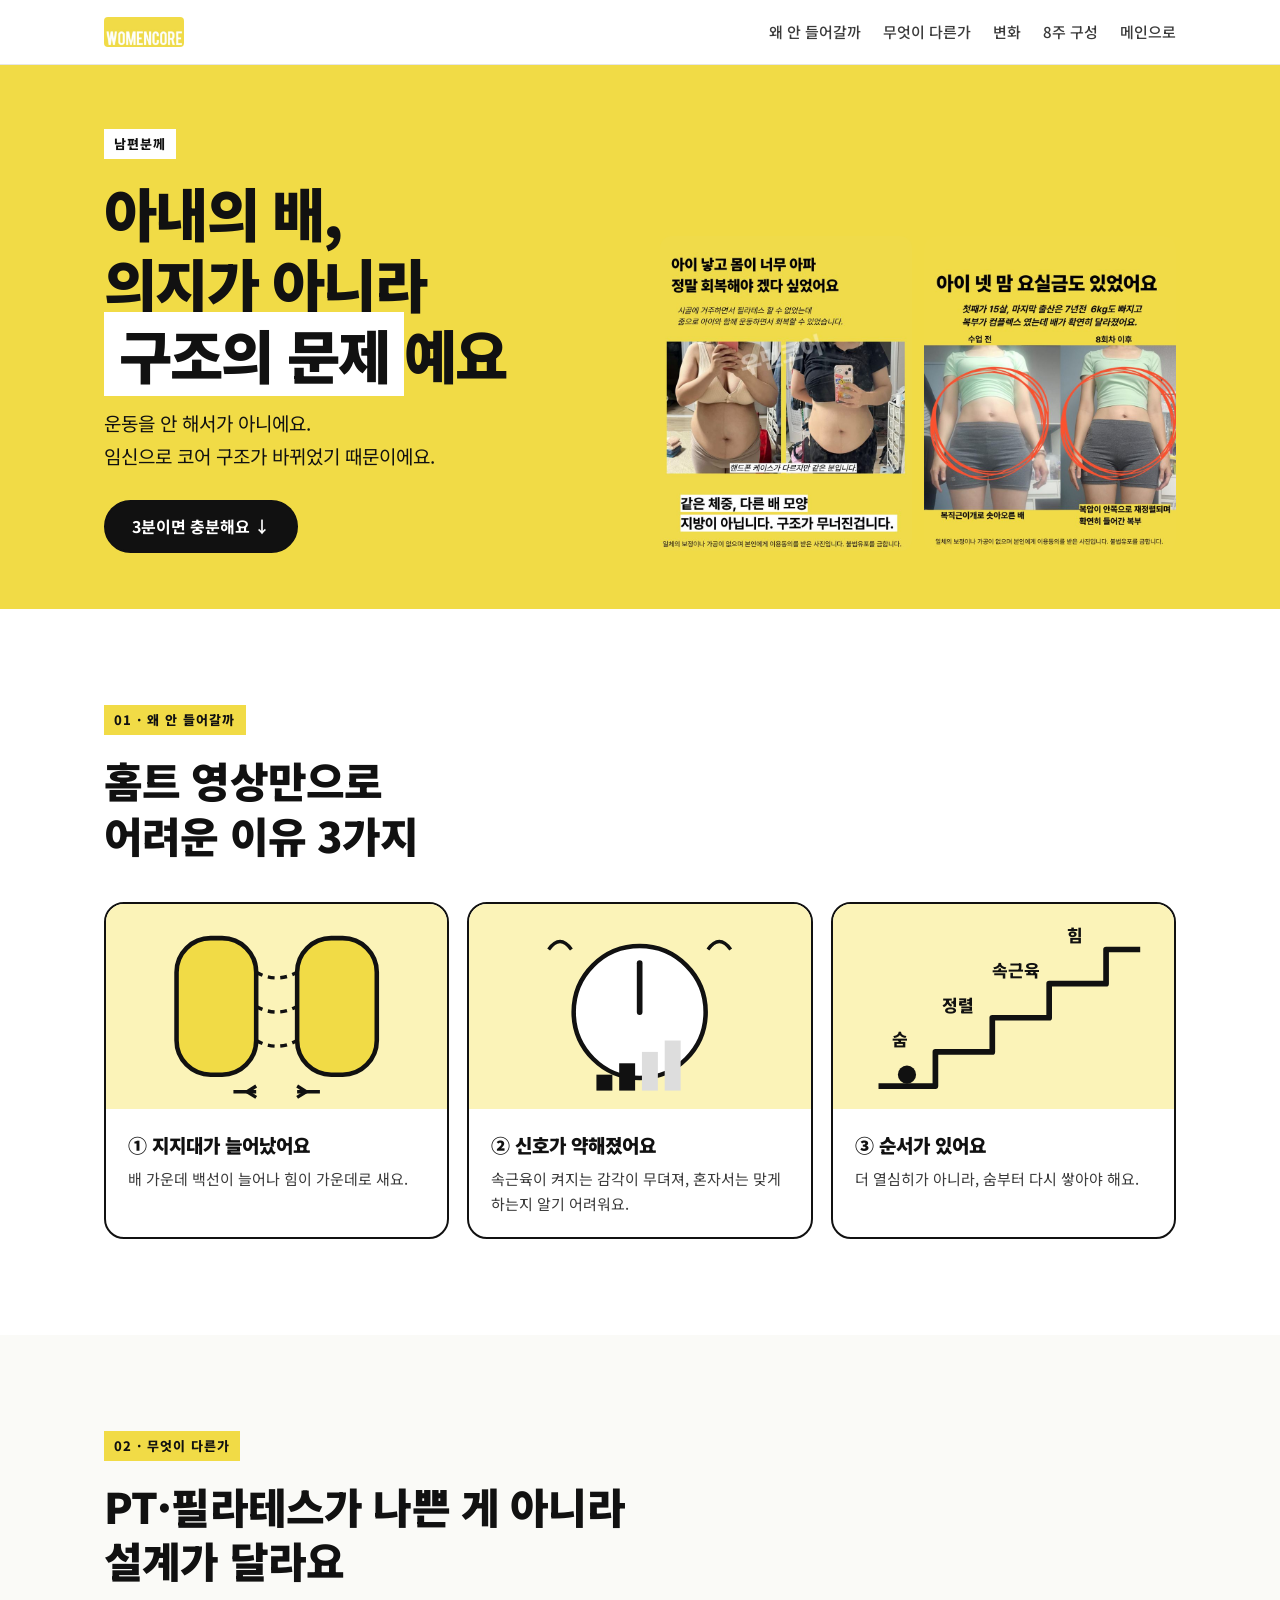
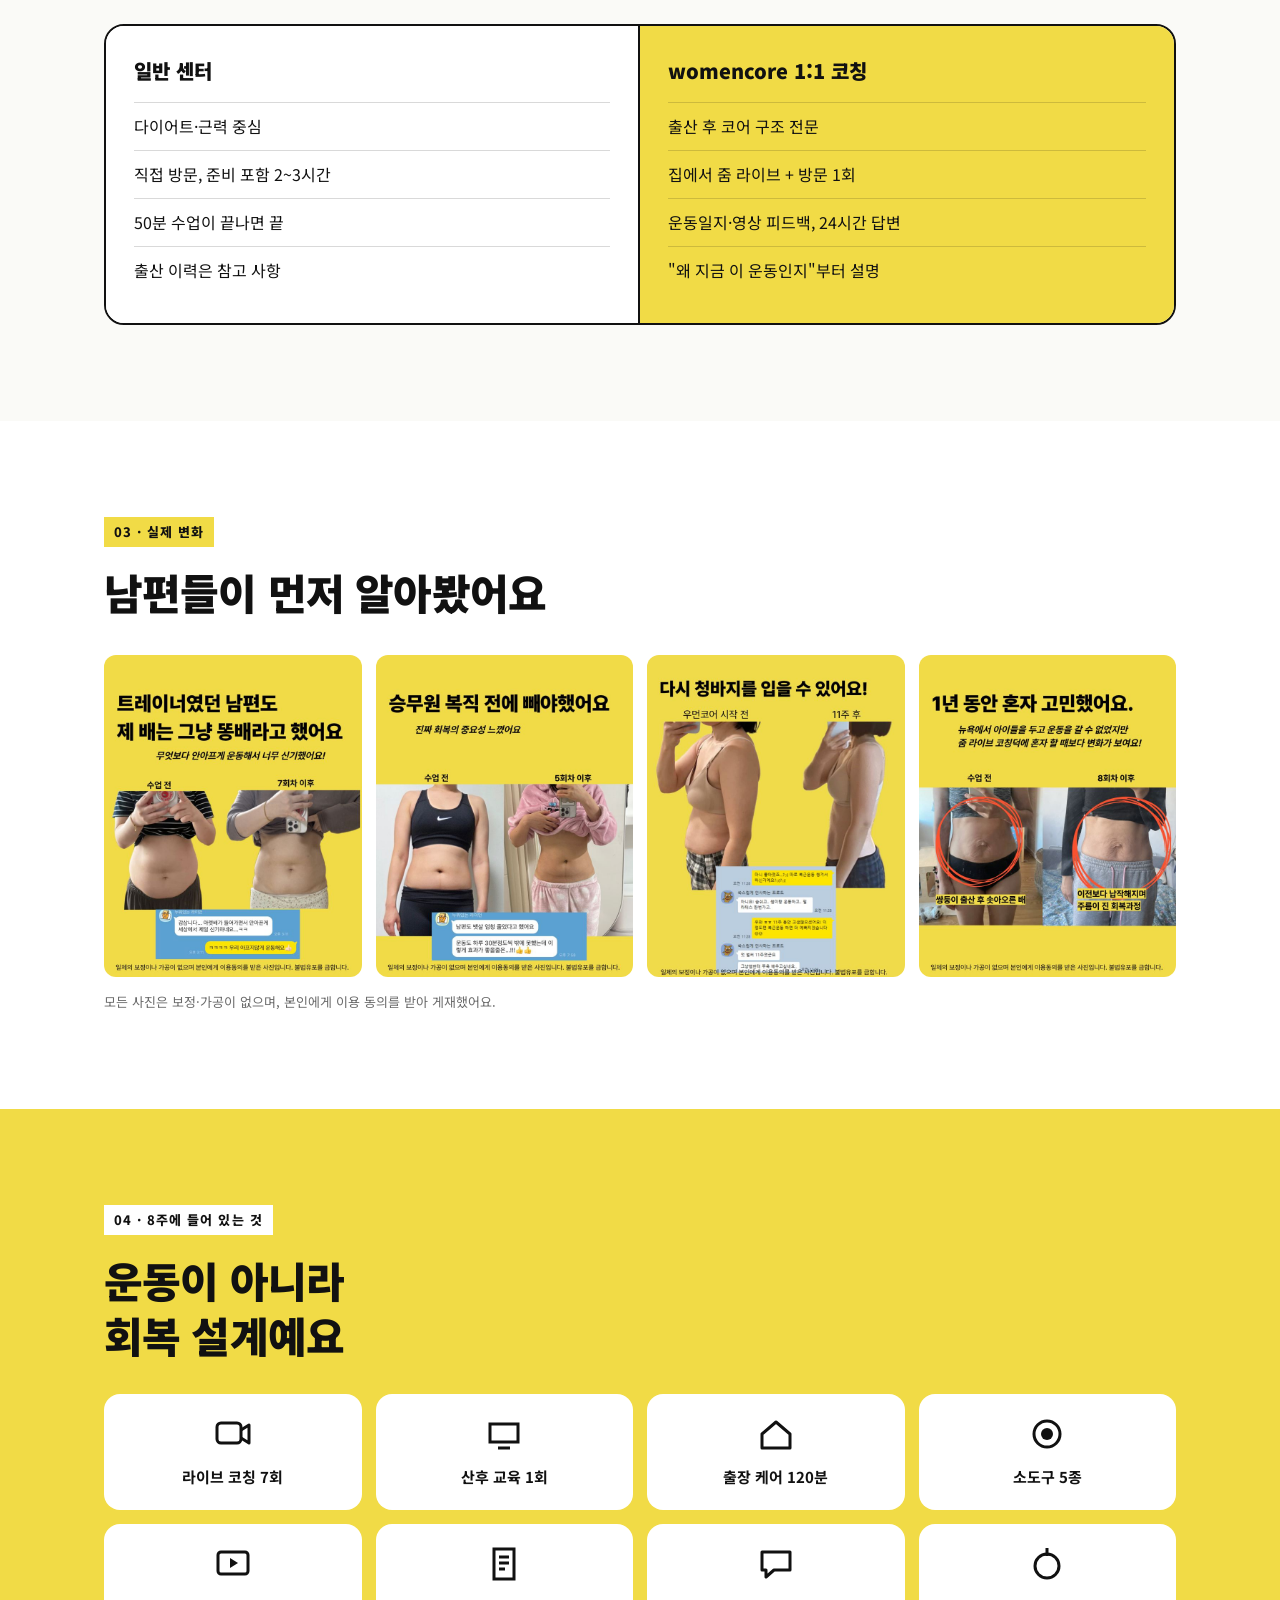
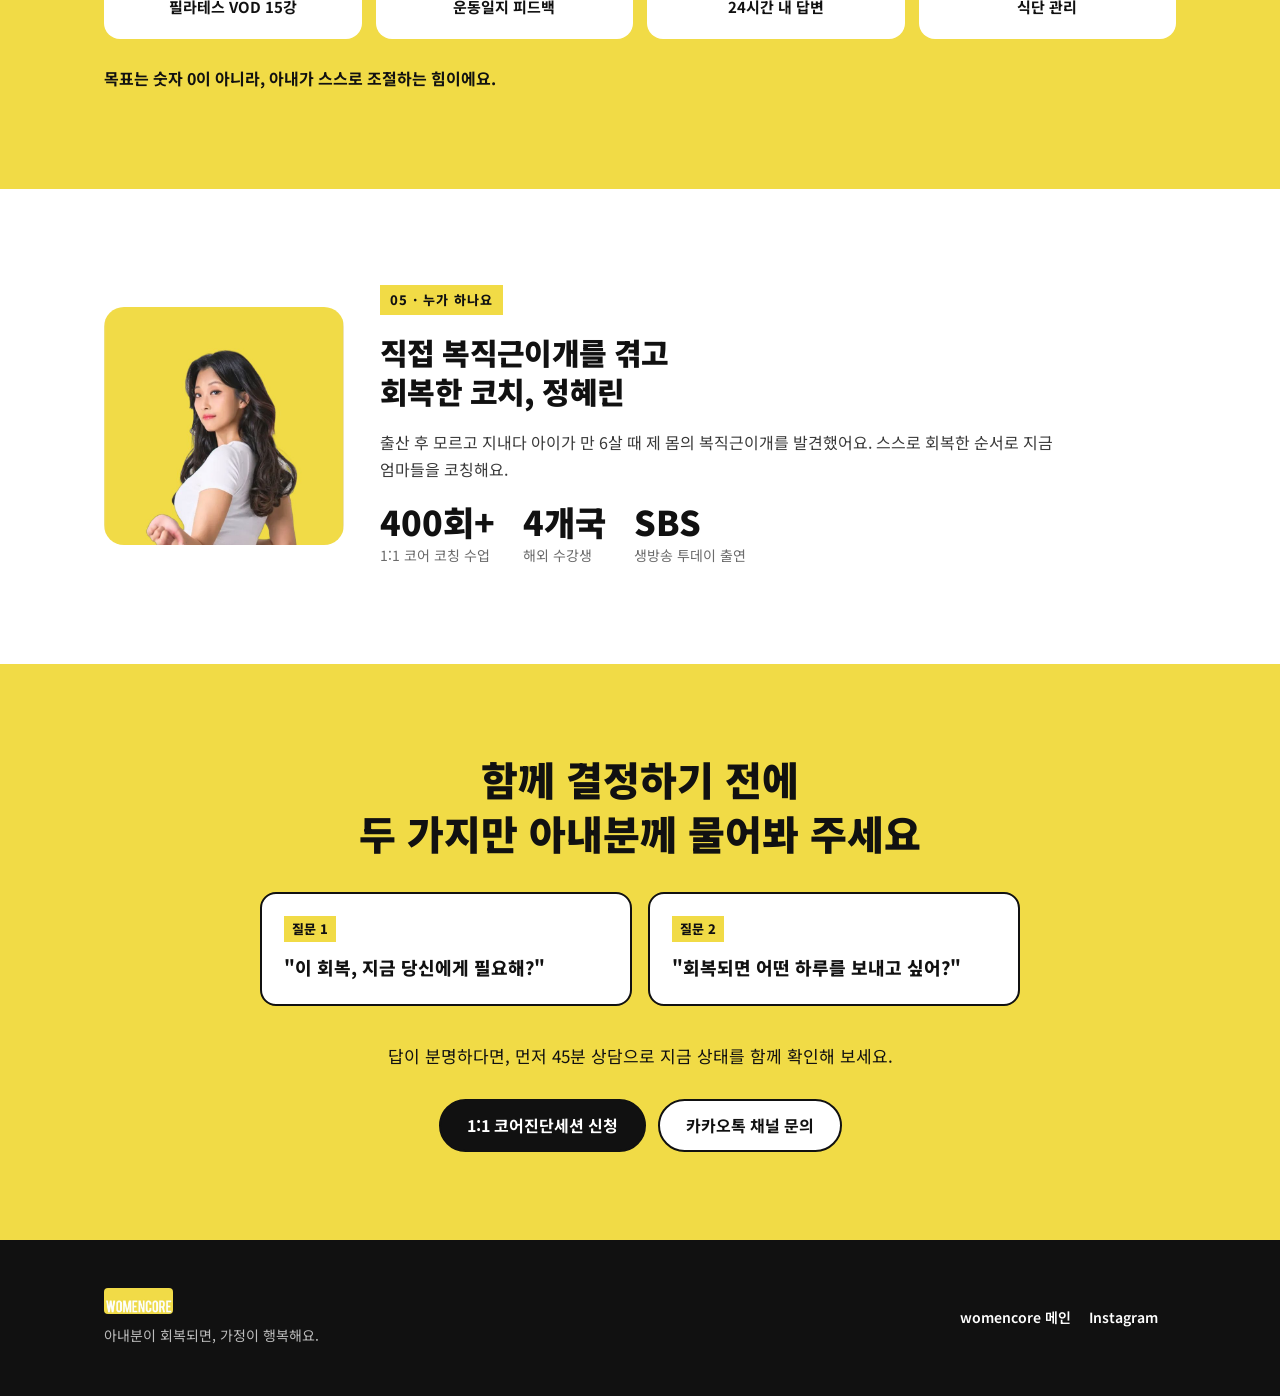
<file: husband/index.html>
<!DOCTYPE html>
<html lang="ko">
<head>
<meta charset="utf-8">
<meta name="viewport" content="width=device-width, initial-scale=1">
<title>남편분께 — 아내의 산후 회복 | 우먼코어</title>
<meta name="description" content="아내의 배가 안 들어가는 건 의지가 아니라 구조의 문제예요. 복직근이개·산후 회복 1:1 코칭을 소개해요.">
<meta name="robots" content="index,follow">
<link rel="canonical" href="https://womencore.github.io/husband/">
<meta property="og:title" content="아내의 배, 의지가 아니라 구조의 문제예요 | womencore">
<meta property="og:description" content="남편분께 3분 만에 보여 드리는 산후 코어 회복 이야기">
<meta property="og:image" content="https://womencore.github.io/assets/coach-yellow.jpg">
<link rel="icon" href="https://womencore.github.io/favicon.ico" sizes="48x48">
<link rel="icon" type="image/png" sizes="96x96" href="https://womencore.github.io/assets/favicon-96.png">
<link rel="icon" type="image/png" sizes="192x192" href="https://womencore.github.io/assets/favicon-192.png">
<link rel="apple-touch-icon" href="https://womencore.github.io/assets/apple-touch-icon.png">
<meta name="thumbnail" content="https://womencore.github.io/assets/coach-yellow.jpg">
<meta property="og:image:width" content="740">
<meta property="og:image:height" content="734">
<link rel="preconnect" href="https://fonts.googleapis.com">
<link rel="preconnect" href="https://fonts.gstatic.com" crossorigin>
<link href="https://fonts.googleapis.com/css2?family=Noto+Sans+KR:wght@400;500;700;800;900&display=swap" rel="stylesheet">
<link rel="stylesheet" href="../assets/style.css">
<style>
.h-hero{background:var(--yellow);padding:64px 0 0;overflow:hidden}
.h-hero .wrap{display:grid;grid-template-columns:1fr 1fr;gap:40px;align-items:center}
.h-hero h1{font-size:clamp(34px,5vw,58px);font-weight:900;line-height:1.22;letter-spacing:-.03em;margin-bottom:18px}
.h-hero p{font-size:19px;margin-bottom:28px}
.h-hero .pair{display:grid;grid-template-columns:1fr 1fr;gap:12px;transform:translateY(24px)}
.h-hero .pair img{border-radius:12px}
@media (max-width:860px){.h-hero .wrap{grid-template-columns:1fr}.h-hero{padding-top:40px}}
.husband-reviews{display:grid;grid-template-columns:repeat(4,1fr);gap:14px;margin-top:36px}
.husband-reviews img{border-radius:12px}
@media (max-width:860px){.husband-reviews{grid-template-columns:1fr 1fr}}
.mini-coach{display:grid;grid-template-columns:240px 1fr;gap:36px;align-items:center}
.mini-coach img{border-radius:20px}
@media (max-width:640px){.mini-coach{grid-template-columns:1fr}.mini-coach img{max-width:220px}}
.stats{display:flex;flex-wrap:wrap;gap:28px;margin-top:20px}
.stats b{display:block;font-size:34px;font-weight:900;line-height:1.1}
.stats span{font-size:14px;color:var(--muted)}
.two-q{display:grid;grid-template-columns:1fr 1fr;gap:16px;margin:32px auto 36px;max-width:760px;text-align:left}
.two-q div{background:#fff;border:2px solid var(--ink);border-radius:16px;padding:22px;font-size:18px;font-weight:800}
.two-q span{display:block;font-size:13px;font-weight:800;background:var(--yellow);width:max-content;padding:2px 8px;margin-bottom:10px}
@media (max-width:640px){.two-q{grid-template-columns:1fr}}
</style>
</head>
<body>

<header class="site-header">
  <div class="wrap">
    <a class="brand" href="../index.html" aria-label="womencore 홈"><img src="../assets/logo.jpg" alt="womencore 로고"></a>
    <button class="menu-btn" aria-expanded="false" aria-controls="nav">메뉴</button>
    <nav class="nav" id="nav">
      <a href="#why">왜 안 들어갈까</a>
      <a href="#diff">무엇이 다른가</a>
      <a href="#results">변화</a>
      <a href="#inside">8주 구성</a>
      <a href="../index.html">메인으로</a>
    </nav>
  </div>
</header>

<main>
<section class="h-hero">
  <div class="wrap">
    <div style="padding-bottom:56px">
      <span class="eyebrow" style="background:#fff">남편분께</span>
      <h1>아내의 배,<br>의지가 아니라<br><span class="mark-box" style="background:#fff">구조의 문제</span>예요</h1>
      <p>운동을 안 해서가 아니에요.<br>임신으로 코어 구조가 바뀌었기 때문이에요.</p>
      <a class="btn btn-primary" href="#why">3분이면 충분해요 ↓</a>
    </div>
    <div class="pair">
      <img src="../assets/reviews/same-weight.jpg" alt="같은 체중, 다른 배 모양 — 수강생 후기">
      <img src="../assets/reviews/four-kids.jpg" alt="아이 넷 엄마 8회차 후기">
    </div>
  </div>
</section>

<!-- 1. 왜 안 들어갈까 -->
<section id="why">
  <div class="wrap">
    <span class="eyebrow">01 · 왜 안 들어갈까</span>
    <h2 class="title">홈트 영상만으로<br>어려운 이유 3가지</h2>
    <div class="visual-cards">
      <div class="vc">
        <svg viewBox="0 0 300 180" role="img" aria-label="늘어난 백선 그림">
          <rect x="62" y="30" width="70" height="120" rx="30" fill="#F1DB46" stroke="#111" stroke-width="4"/>
          <rect x="168" y="30" width="70" height="120" rx="30" fill="#F1DB46" stroke="#111" stroke-width="4"/>
          <path d="M132 60 Q150 70 168 60 M132 90 Q150 100 168 90 M132 120 Q150 130 168 120" stroke="#111" stroke-width="3" fill="none" stroke-dasharray="6 5"/>
          <path d="M112 165 L132 165 M188 165 L168 165" stroke="#111" stroke-width="3"/>
          <path d="M132 160 l-8 5 8 5 M168 160 l8 5 -8 5" stroke="#111" stroke-width="3" fill="none"/>
        </svg>
        <div><h3>① 지지대가 늘어났어요</h3><p>배 가운데 백선이 늘어나 힘이 가운데로 새요.</p></div>
      </div>
      <div class="vc">
        <svg viewBox="0 0 300 180" role="img" aria-label="약해진 신호 그림">
          <circle cx="150" cy="95" r="58" fill="#fff" stroke="#111" stroke-width="4"/>
          <path d="M150 95 L150 52" stroke="#111" stroke-width="5" stroke-linecap="round"/>
          <path d="M70 40 q10 -14 20 0 M210 40 q10 -14 20 0" stroke="#111" stroke-width="3" fill="none"/>
          <rect x="112" y="150" width="14" height="14" fill="#111"/><rect x="132" y="140" width="14" height="24" fill="#111"/><rect x="152" y="130" width="14" height="34" fill="#ddd"/><rect x="172" y="120" width="14" height="44" fill="#ddd"/>
        </svg>
        <div><h3>② 신호가 약해졌어요</h3><p>속근육이 켜지는 감각이 무뎌져, 혼자서는 맞게 하는지 알기 어려워요.</p></div>
      </div>
      <div class="vc">
        <svg viewBox="0 0 300 180" role="img" aria-label="회복 순서 계단 그림">
          <path d="M40 160 H90 V130 H140 V100 H190 V70 H240 V40 H270" stroke="#111" stroke-width="5" fill="none" stroke-linejoin="round"/>
          <circle cx="65" cy="150" r="8" fill="#111"/>
          <text x="52" y="125" font-size="15" font-weight="800" fill="#111">숨</text>
          <text x="96" y="95" font-size="15" font-weight="800" fill="#111">정렬</text>
          <text x="140" y="64" font-size="15" font-weight="800" fill="#111">속근육</text>
          <text x="206" y="33" font-size="15" font-weight="800" fill="#111">힘</text>
        </svg>
        <div><h3>③ 순서가 있어요</h3><p>더 열심히가 아니라, 숨부터 다시 쌓아야 해요.</p></div>
      </div>
    </div>
  </div>
</section>

<!-- 2. 비교 -->
<section id="diff" class="bg-soft">
  <div class="wrap">
    <span class="eyebrow">02 · 무엇이 다른가</span>
    <h2 class="title">PT·필라테스가 나쁜 게 아니라<br>설계가 달라요</h2>
    <div class="compare">
      <div>
        <h3>일반 센터</h3>
        <ul>
          <li>다이어트·근력 중심</li>
          <li>직접 방문, 준비 포함 2~3시간</li>
          <li>50분 수업이 끝나면 끝</li>
          <li>출산 이력은 참고 사항</li>
        </ul>
      </div>
      <div>
        <h3>womencore 1:1 코칭</h3>
        <ul>
          <li>출산 후 코어 구조 전문</li>
          <li>집에서 줌 라이브 + 방문 1회</li>
          <li>운동일지·영상 피드백, 24시간 답변</li>
          <li>"왜 지금 이 운동인지"부터 설명</li>
        </ul>
      </div>
    </div>
  </div>
</section>

<!-- 3. 변화 -->
<section id="results">
  <div class="wrap">
    <span class="eyebrow">03 · 실제 변화</span>
    <h2 class="title">남편들이 먼저 알아봤어요</h2>
    <div class="husband-reviews">
      <img loading="lazy" src="../assets/reviews/husband-trainer.jpg" alt="트레이너였던 남편도 똥배라고 했던 배 — 7회차 후기">
      <img loading="lazy" src="../assets/reviews/flight-attendant.jpg" alt="승무원 복직 전 5회차 후기 — 남편도 인정">
      <img loading="lazy" src="../assets/reviews/jeans.jpg" alt="11주 후 다시 청바지를 입은 수강생">
      <img loading="lazy" src="../assets/reviews/twins-ny.jpg" alt="뉴욕 쌍둥이 엄마 8회차 후기">
    </div>
    <p class="review-note" style="margin-top:14px">모든 사진은 보정·가공이 없으며, 본인에게 이용 동의를 받아 게재했어요.</p>
  </div>
</section>

<!-- 4. 8주 구성 -->
<section id="inside" class="bg-yellow">
  <div class="wrap">
    <span class="eyebrow" style="background:#fff">04 · 8주에 들어 있는 것</span>
    <h2 class="title">운동이 아니라<br>회복 설계예요</h2>
    <div class="icon-grid">
      <div><svg viewBox="0 0 40 40"><rect x="4" y="9" width="24" height="20" rx="4" fill="none" stroke="#111" stroke-width="3"/><path d="M28 16l8-5v18l-8-5" fill="none" stroke="#111" stroke-width="3" stroke-linejoin="round"/></svg>라이브 코칭 7회</div>
      <div><svg viewBox="0 0 40 40"><path d="M6 10h28v18H6z M14 34h12" fill="none" stroke="#111" stroke-width="3"/></svg>산후 교육 1회</div>
      <div><svg viewBox="0 0 40 40"><path d="M6 20 20 8l14 12v14H6z" fill="none" stroke="#111" stroke-width="3" stroke-linejoin="round"/></svg>출장 케어 120분</div>
      <div><svg viewBox="0 0 40 40"><circle cx="20" cy="20" r="13" fill="none" stroke="#111" stroke-width="3"/><circle cx="20" cy="20" r="6" fill="#111"/></svg>소도구 5종</div>
      <div><svg viewBox="0 0 40 40"><rect x="5" y="8" width="30" height="22" rx="3" fill="none" stroke="#111" stroke-width="3"/><path d="M17 14v10l8-5z" fill="#111"/></svg>필라테스 VOD 15강</div>
      <div><svg viewBox="0 0 40 40"><path d="M10 5h20v30H10z M15 13h10M15 19h10M15 25h6" fill="none" stroke="#111" stroke-width="3"/></svg>운동일지 피드백</div>
      <div><svg viewBox="0 0 40 40"><path d="M6 8h28v18H18l-8 7v-7H6z" fill="none" stroke="#111" stroke-width="3" stroke-linejoin="round"/></svg>24시간 내 답변</div>
      <div><svg viewBox="0 0 40 40"><circle cx="20" cy="22" r="12" fill="none" stroke="#111" stroke-width="3"/><path d="M20 4v8" stroke="#111" stroke-width="3"/></svg>식단 관리</div>
    </div>
    <p style="margin-top:26px;font-size:16px;font-weight:700">목표는 숫자 0이 아니라, 아내가 스스로 조절하는 힘이에요.</p>
  </div>
</section>

<!-- 5. 코치 -->
<section>
  <div class="wrap mini-coach">
    <img loading="lazy" src="../assets/coach-yellow.jpg" alt="산후코어회복코치 정혜린">
    <div>
      <span class="eyebrow">05 · 누가 하나요</span>
      <h2 class="title" style="font-size:30px">직접 복직근이개를 겪고<br>회복한 코치, 정혜린</h2>
      <p class="lead" style="font-size:16px">출산 후 모르고 지내다 아이가 만 6살 때 제 몸의 복직근이개를 발견했어요. 스스로 회복한 순서로 지금 엄마들을 코칭해요.</p>
      <div class="stats">
        <div><b>400회+</b><span>1:1 코어 코칭 수업</span></div>
        <div><b>4개국</b><span>해외 수강생</span></div>
        <div><b>SBS</b><span>생방송 투데이 출연</span></div>
      </div>
    </div>
  </div>
</section>

<!-- 6. 결정 -->
<section class="cta-band">
  <div class="wrap">
    <h2>함께 결정하기 전에<br>두 가지만 아내분께 물어봐 주세요</h2>
    <div class="two-q">
      <div><span>질문 1</span>"이 회복, 지금 당신에게 필요해?"</div>
      <div><span>질문 2</span>"회복되면 어떤 하루를 보내고 싶어?"</div>
    </div>
    <p>답이 분명하다면, 먼저 45분 상담으로 지금 상태를 함께 확인해 보세요.</p>
    <div class="btn-row">
      <a class="btn btn-primary" data-link="diagnosisForm" href="../index.html#program">1:1 코어진단세션 신청</a>
      <a class="btn btn-ghost" data-link="kakao" href="#">카카오톡 채널 문의</a>
    </div>
  </div>
</section>
</main>

<footer class="site-footer">
  <div class="wrap">
    <div><img src="../assets/logo.jpg" alt="womencore"><p style="margin-top:10px">아내분이 회복되면, 가정이 행복해요.</p></div>
    <div><a href="../index.html">womencore 메인</a><a href="https://www.instagram.com/womencore_/" target="_blank" rel="noopener">Instagram</a></div>
  </div>
</footer>
<script src="../assets/site.js"></script>
</body>
</html>
</file>
<file: assets/style.css>
/* womencore — 공통 스타일 */
:root{
  --yellow:#F1DB46;
  --yellow-soft:#FBF3B8;
  --ink:#111111;
  --ink-2:#3a3a3a;
  --muted:#6b6b6b;
  --line:#e6e6e6;
  --bg:#ffffff;
  --bg-2:#fafaf7;
  --radius:14px;
  --wrap:1120px;
}
*{box-sizing:border-box;margin:0;padding:0}
html{scroll-behavior:smooth;-webkit-text-size-adjust:100%}
body{font-family:'Noto Sans KR',system-ui,-apple-system,'Apple SD Gothic Neo',sans-serif;color:var(--ink);background:var(--bg);line-height:1.7;word-break:keep-all;-webkit-font-smoothing:antialiased}
img{max-width:100%;height:auto;display:block}
a{color:inherit}
.wrap{max-width:var(--wrap);margin:0 auto;padding:0 24px}
.sr-only{position:absolute;width:1px;height:1px;overflow:hidden;clip:rect(0 0 0 0);white-space:nowrap}

/* 형광펜 강조 — 후기 카드의 노란 띠와 같은 언어 */
.mark{background:linear-gradient(transparent 55%,var(--yellow) 55%);padding:0 .1em}
.mark-box{background:var(--yellow);padding:0 .25em;box-decoration-break:clone;-webkit-box-decoration-break:clone}

/* ===== 헤더 ===== */
.site-header{position:sticky;top:0;z-index:40;background:rgba(255,255,255,.96);backdrop-filter:blur(8px);border-bottom:1px solid var(--line)}
.site-header .wrap{display:flex;align-items:center;gap:24px;height:64px}
.brand{display:flex;align-items:center;text-decoration:none}
.brand img{height:30px;width:auto;border-radius:4px}
.nav{display:flex;gap:22px;margin-left:auto;font-size:15px;font-weight:500}
.nav a{text-decoration:none;color:var(--ink-2)}
.nav a:hover{color:var(--ink)}
.lang{order:3;font-size:14px;font-weight:800;text-decoration:none;background:var(--yellow);border:2px solid var(--ink);border-radius:999px;padding:6px 14px;white-space:nowrap}
.nav{order:2}
.menu-btn{order:4}
.header-cta{display:none}
.menu-btn{display:none;margin-left:auto;background:none;border:0;font-size:15px;font-weight:700;cursor:pointer;padding:8px}
@media (max-width:900px){
  .nav{display:none;position:absolute;top:64px;left:0;right:0;flex-direction:column;gap:0;background:#fff;border-bottom:1px solid var(--line);margin:0}
  .nav.open{display:flex}
  .nav a{padding:14px 24px;border-top:1px solid var(--line)}
  .menu-btn{display:block;margin-left:0}
  .lang{margin-left:auto}
}

/* ===== 버튼 ===== */
.btn{display:inline-flex;align-items:center;justify-content:center;gap:8px;font-weight:700;font-size:16px;text-decoration:none;border-radius:999px;padding:15px 26px;border:2px solid var(--ink);cursor:pointer;transition:transform .15s ease,background .15s ease;font-family:inherit;line-height:1.2}
.btn:hover{transform:translateY(-1px)}
.btn-primary{background:var(--ink);color:#fff}
.btn-yellow{background:var(--yellow);color:var(--ink)}
.btn-ghost{background:#fff;color:var(--ink)}
.btn-row{display:flex;flex-wrap:wrap;gap:12px}

/* ===== 섹션 공통 ===== */
section{padding:96px 0}
.eyebrow{display:inline-block;font-size:13px;font-weight:800;letter-spacing:.08em;text-transform:uppercase;background:var(--yellow);padding:4px 10px;margin-bottom:18px}
h2.title{font-size:clamp(28px,4vw,42px);line-height:1.3;font-weight:900;letter-spacing:-.02em;margin-bottom:18px}
.lead{font-size:18px;color:var(--ink-2);max-width:680px}
.bg-soft{background:var(--bg-2)}
.bg-yellow{background:var(--yellow)}
.bg-ink{background:var(--ink);color:#fff}
.bg-ink .lead{color:#d6d6d6}

/* ===== 히어로 ===== */
.hero{padding:56px 0 0;background:var(--yellow);overflow:hidden}
.hero .wrap{display:grid;grid-template-columns:1.1fr .9fr;gap:40px;align-items:end}
.hero-copy{padding-bottom:72px}
.kicker{display:block;font-size:16px;font-weight:700;margin-bottom:16px}
.hero h1{font-size:clamp(36px,5.6vw,64px);line-height:1.2;font-weight:900;letter-spacing:-.03em;margin-bottom:22px}
.hero .mark-box{background:#fff}
.hero p.sub{font-size:19px;max-width:520px;margin-bottom:32px}
.hero-photo{align-self:end}
.hero-photo img{width:100%;max-width:440px;margin-left:auto}
.hero-note{font-size:14px;margin-top:16px;color:#3b3510}
@media (max-width:860px){
  .hero .wrap{grid-template-columns:1fr}
  .hero-copy{padding-bottom:8px}
  .hero-photo img{max-width:240px;margin:0 auto}
}

/* ===== 신뢰 띠 ===== */
.proof{background:var(--ink);color:#fff;padding:26px 0}
.proof ul{list-style:none;display:grid;grid-template-columns:repeat(4,1fr);gap:16px}
.proof li{border-left:3px solid var(--yellow);padding-left:14px}
.proof b{display:block;font-size:22px;font-weight:900;color:var(--yellow);line-height:1.3}
.proof span{font-size:14px;color:#cfcfcf}
@media (max-width:760px){.proof ul{grid-template-columns:repeat(2,1fr);row-gap:22px}}

/* ===== 2단 텍스트 ===== */
.split{display:grid;grid-template-columns:1fr 1fr;gap:56px;align-items:start}
@media (max-width:860px){.split{grid-template-columns:1fr;gap:32px}}
.prose p{font-size:17px;color:var(--ink-2);margin-bottom:16px}
.prose h3{font-size:21px;font-weight:800;margin:28px 0 10px}
.prose strong{color:var(--ink)}

/* 회복 순서 계단 */
.steps{list-style:none;display:grid;gap:10px;counter-reset:s}
.steps li{display:grid;grid-template-columns:56px 1fr;align-items:center;gap:16px;background:#fff;border:2px solid var(--ink);border-radius:var(--radius);padding:14px 18px;counter-increment:s}
.steps li::before{content:counter(s);display:grid;place-items:center;width:44px;height:44px;border-radius:50%;background:var(--yellow);font-weight:900;font-size:20px}
.steps b{display:block;font-size:18px}
.steps span{font-size:14px;color:var(--muted)}
.steps li:nth-child(2){margin-left:18px}.steps li:nth-child(3){margin-left:36px}.steps li:nth-child(4){margin-left:54px}.steps li:nth-child(5){margin-left:72px}
@media (max-width:520px){.steps li{margin-left:0!important}}

/* 신호 카드 */
.cards{display:grid;grid-template-columns:repeat(3,1fr);gap:18px;margin-top:40px}
.card{background:#fff;border:1px solid var(--line);border-radius:var(--radius);padding:26px}
.card h3{font-size:19px;font-weight:800;margin:12px 0 8px}
.card p{font-size:15px;color:var(--ink-2)}
.card .ico{width:48px;height:48px}
@media (max-width:860px){.cards{grid-template-columns:1fr}}

/* ===== 자가진단 ===== */
.quiz{background:#fff;border:2px solid var(--ink);border-radius:20px;padding:34px;max-width:760px;margin:36px auto 0}
.quiz-progress{height:6px;background:var(--line);border-radius:6px;margin-bottom:24px;overflow:hidden}
.quiz-progress i{display:block;height:100%;width:0;background:var(--ink);transition:width .25s}
.quiz-q{font-size:22px;font-weight:800;line-height:1.45;min-height:64px}
.quiz-count{font-size:14px;font-weight:700;color:var(--muted);margin-bottom:8px}
.quiz-answers{display:grid;grid-template-columns:1fr 1fr;gap:12px;margin-top:22px}
.quiz-answers button{font:inherit;font-size:17px;font-weight:700;padding:18px;border-radius:14px;border:2px solid var(--ink);background:#fff;cursor:pointer}
.quiz-answers button:hover{background:var(--yellow-soft)}
.quiz-result h3{font-size:24px;font-weight:900;margin-bottom:10px}
.quiz-result .score{display:inline-block;background:var(--yellow);font-weight:900;padding:2px 10px;margin-bottom:12px}
.quiz-result p{color:var(--ink-2);margin-bottom:12px}
.notice{background:#fff4f1;border-left:4px solid #e2553a;padding:12px 16px;font-size:15px;margin:14px 0;border-radius:6px}
.selftest{background:var(--bg-2);border-radius:12px;padding:18px 20px;font-size:15px;margin:16px 0}
.selftest ol{padding-left:20px}
.lead-form{display:grid;gap:12px;margin-top:20px;border-top:1px dashed #cfcfcf;padding-top:22px}
.lead-form label{font-size:14px;font-weight:700}
.lead-form input,.lead-form select{width:100%;font:inherit;font-size:16px;padding:13px 14px;border:1.5px solid #bdbdbd;border-radius:10px;margin-top:6px;background:#fff}
.lead-form .agree{display:flex;gap:8px;align-items:flex-start;font-weight:400;font-size:13px;color:var(--muted)}
.lead-form .agree input{width:auto;margin-top:4px}
.form-msg{font-size:15px;font-weight:700;margin-top:6px}

/* ===== 프로그램 ===== */
.programs{display:grid;grid-template-columns:repeat(3,1fr);gap:20px;margin-top:40px}
.program{border:2px solid var(--ink);border-radius:20px;padding:30px;display:flex;flex-direction:column;background:#fff}
.program.featured{background:var(--yellow)}
.program .tag{font-size:13px;font-weight:800;margin-bottom:10px}
.program h3{font-size:24px;font-weight:900;line-height:1.3;margin-bottom:6px}
.program .meta{font-size:15px;font-weight:700;margin-bottom:14px}
.program ul{list-style:none;margin:6px 0 24px;display:grid;gap:8px}
.program li{font-size:15px;padding-left:22px;position:relative}
.program li::before{content:'';position:absolute;left:0;top:.62em;width:12px;height:3px;background:var(--ink)}
.program .btn{margin-top:auto}
.program small{display:block;font-size:13px;color:var(--ink-2);margin-top:10px}
.programs-2{grid-template-columns:repeat(2,1fr)}
@media (max-width:960px){.programs,.programs-2{grid-template-columns:1fr}}

/* 8주 단계 */
.phases{display:grid;grid-template-columns:repeat(4,1fr);gap:0;margin-top:40px;border:2px solid var(--ink);border-radius:20px;overflow:hidden}
.phase{padding:26px 22px;border-right:2px solid var(--ink);background:#fff}
.phase:last-child{border-right:0}
.phase .n{font-size:13px;font-weight:800;background:var(--yellow);display:inline-block;padding:2px 8px;margin-bottom:12px}
.phase h4{font-size:19px;font-weight:900;margin-bottom:6px}
.phase p{font-size:14px;color:var(--ink-2)}
@media (max-width:860px){.phases{grid-template-columns:1fr 1fr}.phase:nth-child(2){border-right:0}.phase:nth-child(-n+2){border-bottom:2px solid var(--ink)}}
@media (max-width:520px){.phases{grid-template-columns:1fr}.phase{border-right:0;border-bottom:2px solid var(--ink)}.phase:last-child{border-bottom:0}}
.includes{display:flex;flex-wrap:wrap;gap:10px;margin-top:22px}
.includes span{border:1.5px solid var(--ink);border-radius:999px;padding:7px 14px;font-size:14px;font-weight:600;background:#fff}

/* ===== 후기 ===== */
.reviews{display:flex;gap:16px;overflow-x:auto;scroll-snap-type:x mandatory;padding:8px 24px 20px;margin-top:36px}
.reviews figure{flex:0 0 300px;scroll-snap-align:start;border-radius:12px;overflow:hidden;background:var(--yellow)}
.reviews img{width:100%;height:auto}
.review-note{font-size:13px;color:var(--muted);margin-top:4px}
.scroll-hint{font-size:14px;font-weight:700;margin-top:6px}
.quotes{display:grid;grid-template-columns:repeat(3,1fr);gap:18px;margin-top:40px}
.quotes blockquote{background:#fff;border-radius:var(--radius);padding:24px;font-size:17px;font-weight:700;line-height:1.55;border:1px solid var(--line)}
.quotes cite{display:block;font-style:normal;font-size:13px;font-weight:500;color:var(--muted);margin-top:10px}
@media (max-width:860px){.quotes{grid-template-columns:1fr}}

/* ===== 코치 ===== */
.coach{display:grid;grid-template-columns:.8fr 1.2fr;gap:56px;align-items:start}
.coach-photo{background:var(--yellow);border-radius:24px;overflow:hidden}
.coach-photo img{width:100%}
.coach h3{font-size:22px;font-weight:900;margin:26px 0 10px}
.coach ul.list{list-style:none;display:grid;gap:6px}
.coach ul.list li{font-size:15px;color:var(--ink-2);padding-left:16px;position:relative}
.coach ul.list li::before{content:'·';position:absolute;left:2px;font-weight:900}
@media (max-width:860px){.coach{grid-template-columns:1fr;gap:28px}}

/* 강의 사진 */
.gallery{display:grid;grid-template-columns:1fr 1fr;gap:14px;margin-top:36px}
.gallery figure{border-radius:16px;overflow:hidden;position:relative;background:#ddd}
.gallery img{width:100%;height:100%;object-fit:cover;aspect-ratio:4/3}
.gallery figcaption{position:absolute;left:12px;bottom:12px;background:#fff;font-size:13px;font-weight:700;padding:4px 10px;border-radius:999px}
@media (max-width:760px){.gallery{grid-template-columns:1fr}}
.orgs{display:flex;flex-wrap:wrap;gap:10px;margin-top:26px}
.orgs span{background:#fff;border:1.5px solid var(--ink);border-radius:10px;padding:10px 16px;font-weight:700;font-size:15px}

/* ===== FAQ ===== */
.faq{max-width:820px;margin:36px auto 0}
.faq details{border-bottom:1.5px solid var(--ink);padding:20px 4px}
.faq summary{font-size:18px;font-weight:800;cursor:pointer;list-style:none;display:flex;justify-content:space-between;gap:16px}
.faq summary::-webkit-details-marker{display:none}
.faq summary::after{content:'+';font-size:24px;line-height:1}
.faq details[open] summary::after{content:'–'}
.faq details p{margin-top:12px;color:var(--ink-2);font-size:16px}

/* ===== CTA 띠 ===== */
.cta-band{background:var(--yellow);text-align:center;padding:88px 0}
.cta-band h2{font-size:clamp(28px,4vw,40px);font-weight:900;line-height:1.35;margin-bottom:14px}
.cta-band p{font-size:17px;margin-bottom:28px}
.cta-band .btn-row{justify-content:center}

/* ===== 푸터 ===== */
.site-footer{background:var(--ink);color:#bdbdbd;padding:48px 0;font-size:14px}
.site-footer .wrap{display:flex;flex-wrap:wrap;gap:24px;justify-content:space-between;align-items:center}
.site-footer a{color:#fff;text-decoration:none;margin-right:18px;font-weight:600}
.site-footer img{height:26px;border-radius:4px}

/* 모바일 하단 고정 버튼 */
.sticky-cta{display:none}
@media (max-width:760px){
  .sticky-cta{display:flex;position:fixed;left:12px;right:12px;bottom:12px;z-index:50;gap:8px}
  .sticky-cta .btn{flex:1;padding:14px 10px;font-size:15px;box-shadow:0 6px 20px rgba(0,0,0,.18)}
  body{padding-bottom:80px}
}

/* ===== 남편용 페이지 ===== */
.big-num{font-size:clamp(44px,7vw,80px);font-weight:900;line-height:1;letter-spacing:-.03em}
.compare{display:grid;grid-template-columns:1fr 1fr;gap:0;border:2px solid var(--ink);border-radius:20px;overflow:hidden;margin-top:36px}
.compare div{padding:28px}
.compare div:first-child{background:#fff;border-right:2px solid var(--ink)}
.compare div:last-child{background:var(--yellow)}
.compare h3{font-size:20px;font-weight:900;margin-bottom:14px}
.compare li{list-style:none;font-size:16px;padding:10px 0;border-top:1px solid rgba(0,0,0,.15)}
@media (max-width:640px){.compare{grid-template-columns:1fr}.compare div:first-child{border-right:0;border-bottom:2px solid var(--ink)}}
.visual-cards{display:grid;grid-template-columns:repeat(3,1fr);gap:18px;margin-top:40px}
.visual-cards .vc{background:#fff;border:2px solid var(--ink);border-radius:20px;overflow:hidden}
.visual-cards svg{display:block;width:100%;height:auto;background:var(--yellow-soft)}
.visual-cards .vc div{padding:20px 22px}
.visual-cards h3{font-size:19px;font-weight:900;margin-bottom:4px}
.visual-cards p{font-size:15px;color:var(--ink-2)}
@media (max-width:860px){.visual-cards{grid-template-columns:1fr}}
.icon-grid{display:grid;grid-template-columns:repeat(4,1fr);gap:14px;margin-top:32px}
.icon-grid div{background:#fff;border-radius:16px;padding:20px;text-align:center;font-weight:700;font-size:15px}
.icon-grid svg{display:block;width:40px;height:40px;margin:0 auto 10px}
@media (max-width:760px){.icon-grid{grid-template-columns:repeat(2,1fr)}}

.hero-white{color:#fff}
.oneday-title{font-size:22px;font-weight:900;margin:44px 0 0}
.oneday{display:grid;grid-template-columns:repeat(4,1fr);gap:14px;margin-top:16px}
.oneday figure{border-radius:16px;overflow:hidden}
@media (max-width:760px){.oneday{grid-template-columns:1fr 1fr}}

.ask-box{display:flex;flex-wrap:wrap;align-items:center;justify-content:space-between;gap:16px;margin-top:40px;background:#fff;border:2px solid var(--ink);border-radius:20px;padding:24px 28px}
.ask-box b{display:block;font-size:20px;font-weight:900}
.ask-box span{font-size:15px;color:var(--ink-2)}

/* SNS 최근 소식 */
.sns{padding:88px 0;border-top:1px solid var(--line)}
.sns-updated{display:flex;align-items:center;gap:8px;flex-wrap:wrap}
.sns-updated .dot{width:10px;height:10px;border-radius:50%;background:#2fb344;box-shadow:0 0 0 4px rgba(47,179,68,.18)}
.feed{display:grid;grid-template-columns:repeat(4,1fr);gap:16px;margin-top:28px}
.post{display:flex;flex-direction:column;text-decoration:none;background:#fff;border:1px solid var(--line);border-radius:14px;overflow:hidden;transition:transform .15s}
.post:hover{transform:translateY(-2px)}
.post .thumb{display:block;aspect-ratio:1/1;background:var(--yellow-soft);overflow:hidden}
.post .thumb img{width:100%;height:100%;object-fit:cover}
.post .thumb-text{display:grid;place-items:center;font-weight:900}
.post .meta{display:flex;justify-content:space-between;align-items:center;padding:12px 14px 4px;font-size:13px}
.post .src{font-style:normal;font-weight:800}
.post time{color:var(--muted);font-weight:600}
.post .cap{padding:0 14px 14px;font-size:14px;line-height:1.5;color:var(--ink-2);display:-webkit-box;-webkit-line-clamp:2;-webkit-box-orient:vertical;overflow:hidden}
@media (max-width:860px){.feed{grid-template-columns:1fr 1fr}}
.sns-links{display:grid;grid-template-columns:repeat(3,1fr);gap:12px;margin-top:24px}
.sns-links a{display:flex;flex-direction:column;text-decoration:none;background:var(--bg-2);border-radius:14px;padding:16px 18px}
.sns-links b{font-size:16px}.sns-links span{font-size:13px;color:var(--muted)}
@media (max-width:640px){.sns-links{grid-template-columns:1fr}}
</file>
